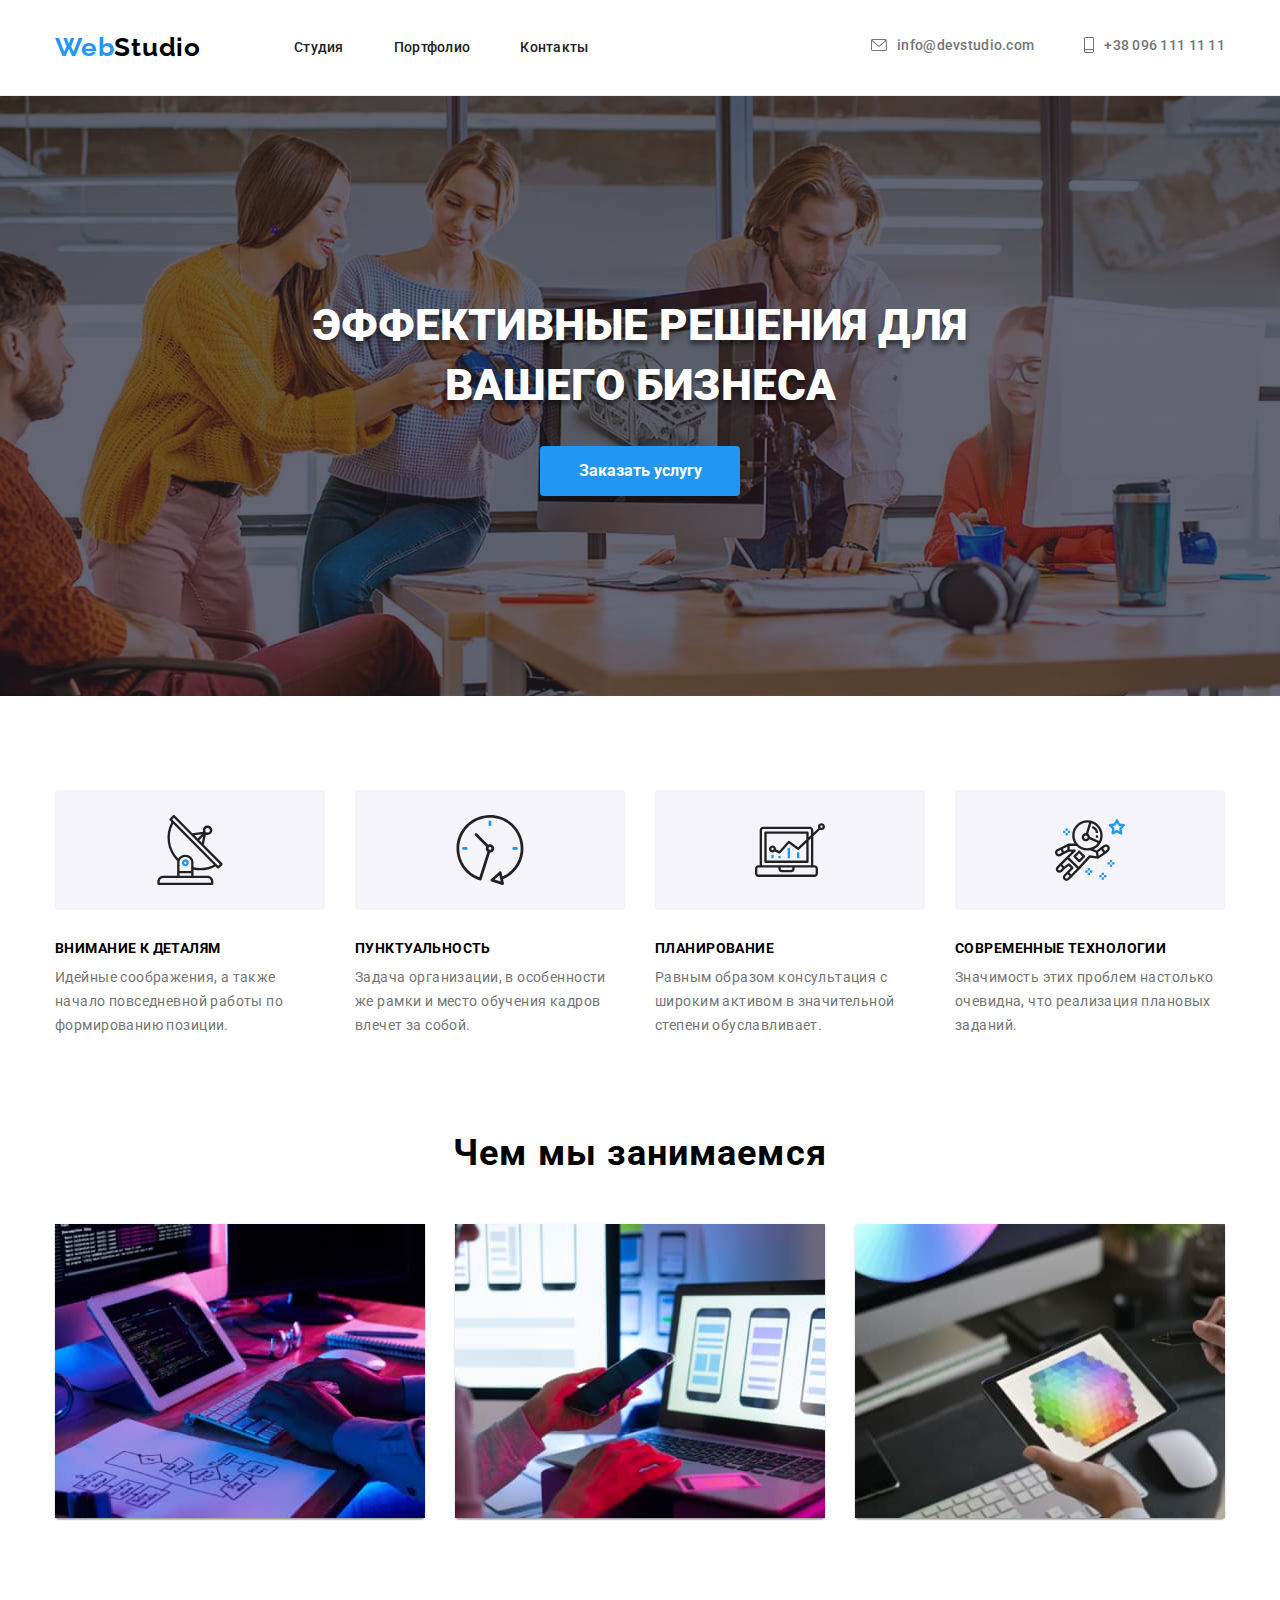
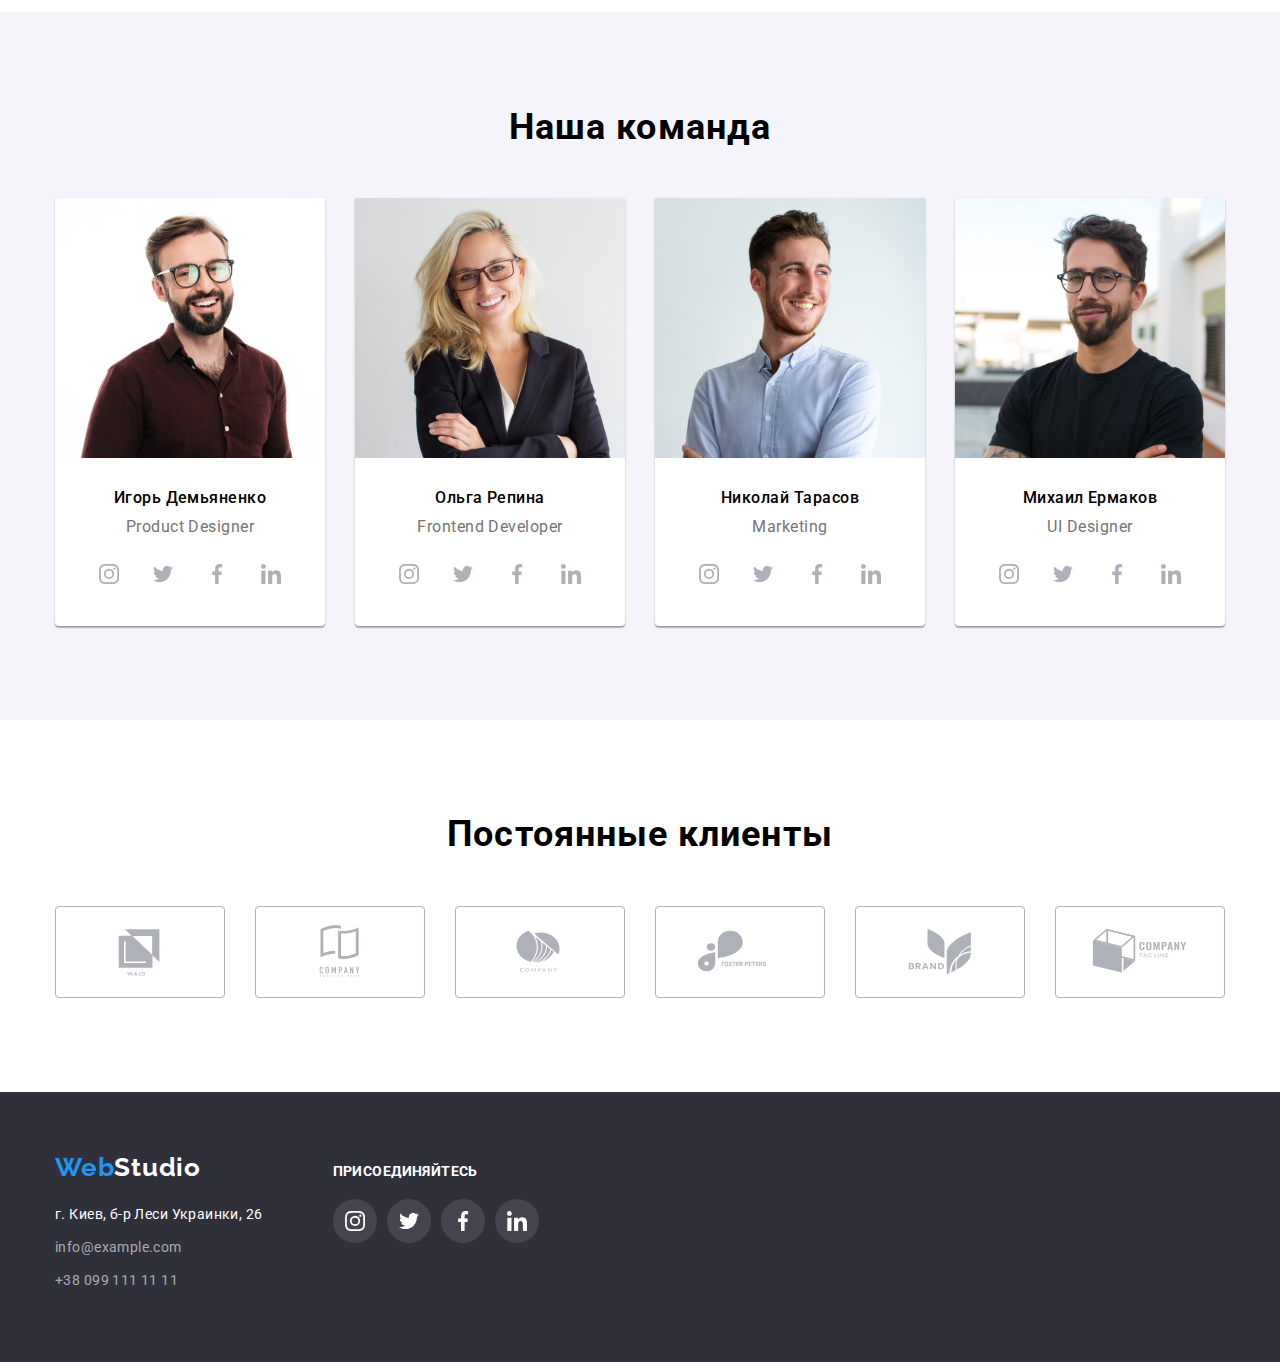
<file: index.html>
<!DOCTYPE html>
<html lang="ru">
  <head>
    <meta charset="UTF-8" />
    <meta http-equiv="X-UA-Compatible" content="IE=edge" />
    <meta name="viewport" content="width=device-width, initial-scale=1.0" />
    <title>Document</title>
    <link rel="preconnect" href="https://fonts.googleapis.com">
    <link rel="preconnect" href="https://fonts.gstatic.com" crossorigin>  
    <link
      href="https://fonts.googleapis.com/css2?family=Raleway:wght@700&family=Roboto:wght@400;500;700;900&display=swap"
      rel="stylesheet"
    />
    <link rel="stylesheet" href="https://cdnjs.cloudflare.com/ajax/libs/modern-normalize/1.1.0/modern-normalize.min.css">
    <link rel="stylesheet" href="./css/styles.css" />
  </head>
  <body>  
    <header class="header">
     <div class="container"> 
      <nav class="nav-menu">
        <a class="logo" href="" lang="en"><span class="logo-part">Web</span>Studio</a>
        <ul class="menu-header">
          <li class="menu-list"><a class="menu" href="./index.html">Студия</a></li>
          <li class="menu-list"><a class="menu" href="./portfolio.html">Портфолио</a></li>
          <li class="menu-list"><a class="menu" href="">Контакты</a></li>
        </ul>
      </nav>
      <ul class="contacts-header">
        <li class="menu-list">                   
          <a class="contacts mail" href="mailto:info@devstudio.com">
            <svg class="contacts-header-icon envelope">
            <use href="./images3/symbol-defs.svg#envelope"></use>
            </svg>info@devstudio.com</a>
        </li>
        <li class="menu-list">            
          <a class="contacts telefon" href="tel:+380961111111">
            <svg class="contacts-header-icon smartphone">
            <use href="./images3/symbol-defs.svg#smartphone"></use>
            </svg>
            +38 096 111 11 11
          </a>
        </li>
      </ul>
     </div> 
    </header>
    <main>
      <section class="hero">
        <div class="container">
        <h1 class="hero-name">Эффективные решения для вашего бизнеса</h1>
        <button class="hero-button" type="button">Заказать услугу</button>
        </div>
      </section>
      <section class="section">
        <div class="container">
        <h2 class="description">преимущесто</h2>
        <div class="description-box"></div>
        <ul class="description-list">          
          <li class="description-item icon-antenna">
            <div class="descrption-icon"></div>
            <h3 class="title">Внимание к деталям</h3>
            <p class="text">
              Идейные соображения, а также начало повседневной работы по
              формированию позиции.
            </p>           
          </li>
          <li class="description-item icon-time">
            <div class="descrption-icon"></div>
            <h3 class="title">Пунктуальность</h3>
            <p class="text">
              Задача организации, в особенности же рамки и место обучения кадров
              влечет за собой.
            </p>
          </li>
          <li class="description-item icon-diagram">
            <div class="descrption-icon"></div>
            <h3 class="title">Планирование</h3>
            <p class="text">
              Равным образом консультация с широким активом в значительной
              степени обуславливает.
            </p>
          </li>
          <li class="description-item icon-astronaut">
            <div class="descrption-icon"></div>
            <h3 class="title">Современные технологии</h3>
            <p class="text">
              Значимость этих проблем настолько очевидна, что реализация
              плановых заданий.
            </p>
          </li>
        </ul>
        </div>
      </section>
      <section class="section pnon">
        <div class="container">
        <h2 class="command">Чем мы занимаемся</h2>
        <ul class="command-list">
          <li class="command-item">
            <img
              class="img-work"
              src="./images/картинка1.jpg"
              alt="работаем с компьютером"
              width="370"
            />
          </li>
          <li class="command-item">
            <img
              class="img-work"
              src="./images/картинка2.jpg"
              alt="работаем с ноутбуком"
              width="370"
            />
          </li>
          <li class="command-item">
            <img
              class="img-work"
              src="./images/картинка3.jpg"
              alt="работаем с планшетом"
              width="370"
            />
          </li>
        </ul>
        </div>
      </section>
      <section class="section our-command-section">
        <div class="container">
            <h2 class="command">Наша команда</h2>
            <ul class="our-command-list">        
            <li class="command-item">
              <img src="./images/сотрудник1.jpg" alt="сотрудник1" width="270" />
              <div class="command-block">
              <h3 class="command-title">Игорь Демьяненко</h3>
              <p class="position-text" lang="en">Product Designer</p>
                <ul class="command-soc-list list">
                  <li class="command-soc-item">
                    <a href="" class="command-soc-link">
                      <svg class="command-soc-icon" width="20" height="20">
                        <use href="./images3/symbol-defs.svg#instagram"></use>
                      </svg>
                    </a>
                  </li>
                  <li class="command-soc-item">
                  <a href="" class="command-soc-link">
                      <svg class="command-soc-icon" width="20" height="20">
                        <use href="./images3/symbol-defs.svg#twitter"></use>
                      </svg>    
                  </a>            
                  </li>
                  <li class="command-soc-item">
                  <a href="" class="command-soc-link">
                      <svg class="command-soc-icon" width="20" height="20">
                        <use href="./images3/symbol-defs.svg#facebook"></use>
                      </svg>    
                  </a>
                  </li>
                  <li class="command-soc-item">
                  <a href="" class="command-soc-link">
                      <svg class="command-soc-icon" width="20" height="20">
                        <use href="./images3/symbol-defs.svg#linkedin"></use>
                      </svg>    
                  </a>
                  </li>                                     
                </ul>
              </div>
            </li>
            <li class="command-item">                      
              <img src="./images/сотрудник2.jpg" alt="сотрудник2" width="270" />
              <div class="command-block">
              <h3 class="command-title">Ольга Репина</h3>
              <p class="position-text" lang="en">Frontend Developer</p>
                <ul class="command-soc-list list">
                  <li class="command-soc-item">
                    <a href="" class="command-soc-link">
                      <svg class="command-soc-icon" width="20" height="20">
                        <use href="./images3/symbol-defs.svg#instagram"></use>
                      </svg>
                    </a>
                  </li>
                  <li class="command-soc-item">
                  <a href="" class="command-soc-link">
                      <svg class="command-soc-icon" width="20" height="20">
                        <use href="./images3/symbol-defs.svg#twitter"></use>
                      </svg>    
                  </a>            
                  </li>
                  <li class="command-soc-item">
                  <a href="" class="command-soc-link">
                      <svg class="command-soc-icon" width="20" height="20">
                        <use href="./images3/symbol-defs.svg#facebook"></use>
                      </svg>    
                  </a>
                  </li>
                  <li class="command-soc-item">
                  <a href="" class="command-soc-link">
                      <svg class="command-soc-icon" width="20" height="20">
                        <use href="./images3/symbol-defs.svg#linkedin"></use>
                      </svg>    
                  </a>
                  </li>                                     
                </ul>            
              </div>
            </li>
            <li class="command-item">           
              <img src="./images/сотрудник3.jpg" alt="сотрудник3" width="270" />  
              <div class="command-block">          
              <h3 class="command-title">Николай Тарасов</h3>
              <p class="position-text" lang="en">Marketing</p>
                <ul class="command-soc-list list">
                  <li class="command-soc-item">
                    <a href="" class="command-soc-link">
                      <svg class="command-soc-icon" width="20" height="20">
                        <use href="./images3/symbol-defs.svg#instagram"></use>
                      </svg>
                    </a>
                  </li>
                  <li class="command-soc-item">
                  <a href="" class="command-soc-link">
                      <svg class="command-soc-icon" width="20" height="20">
                        <use href="./images3/symbol-defs.svg#twitter"></use>
                      </svg>    
                  </a>            
                  </li>
                  <li class="command-soc-item">
                  <a href="" class="command-soc-link">
                      <svg class="command-soc-icon" width="20" height="20">
                        <use href="./images3/symbol-defs.svg#facebook"></use>
                      </svg>    
                  </a>
                  </li>
                  <li class="command-soc-item">
                  <a href="" class="command-soc-link">
                      <svg class="command-soc-icon" width="20" height="20">
                        <use href="./images3/symbol-defs.svg#linkedin"></use>
                      </svg>    
                  </a>
                  </li>                                     
                </ul>            
              </div>
            </li>
            <li class="command-item">           
              <img src="./images/сотрудник4.jpg" alt="сотрудник4" width="270" />
              <div class="command-block">         
              <h3 class="command-title">Михаил Ермаков</h3>
              <p class="position-text" lang="en">UI Designer</p>
                <ul class="command-soc-list list">
                  <li class="command-soc-item">
                    <a href="" class="command-soc-link">
                      <svg class="command-soc-icon" width="20" height="20">
                        <use href="./images3/symbol-defs.svg#instagram"></use>
                      </svg>
                    </a>
                  </li>
                  <li class="command-soc-item">
                  <a href="" class="command-soc-link">
                      <svg class="command-soc-icon" width="20" height="20">
                        <use href="./images3/symbol-defs.svg#twitter"></use>
                      </svg>    
                  </a>            
                  </li>
                  <li class="command-soc-item">
                  <a href="" class="command-soc-link">
                      <svg class="command-soc-icon" width="20" height="20">
                        <use href="./images3/symbol-defs.svg#facebook"></use>
                      </svg>    
                  </a>
                  </li>
                  <li class="command-soc-item">
                  <a href="" class="command-soc-link">
                      <svg class="command-soc-icon" width="20" height="20">
                        <use href="./images3/symbol-defs.svg#linkedin"></use>
                      </svg>    
                  </a>
                  </li>                                     
                </ul>            
              </div>
            </li>
            </ul>
        </div>
      </section>
            <section class="section">
            <div class="container">
            <h2 class="client-title">Постоянные клиенты</h2>
            <ul class="client-blok-list">
              <li class="client-blok-item">
              <a href="" class="client-blok-link">
                <svg class="client-blok-icon" width="41" height="46.7">
                  <use href="./images3/symbol-defs.svg#client1"></use>
                </svg>    
              </a>
              </li>
              <li class="client-blok-item">
              <a href="" class="client-blok-link">
                <svg class="client-blok-icon" width="41" height="46.7">
                  <use href="./images3/symbol-defs.svg#client2"></use>
                </svg>    
              </a>
              </li> 
              <li class="client-blok-item">
              <a href="" class="client-blok-link">
                <svg class="client-blok-icon" width="41" height="46.7">
                  <use href="./images3/symbol-defs.svg#client3"></use>
                </svg>    
              </a>
              </li> 
              <li class="client-blok-item">
              <a href="" class="client-blok-link">
                <svg class="client-blok-icon" width="41" height="46.7">
                  <use href="./images3/symbol-defs.svg#client4"></use>
                </svg>    
              </a>
              </li> 
              <li class="client-blok-item">
              <a href="" class="client-blok-link">
                <svg class="client-blok-icon" width="41" height="46.7">
                  <use href="./images3/symbol-defs.svg#client5"></use>
                </svg>    
              </a>
              </li>
              <li class="client-blok-item">
              <a href="" class="client-blok-link">
                <svg class="client-blok-icon" width="41" height="46.7">
                  <use href="./images3/symbol-defs.svg#client6"></use>
                </svg>    
              </a>
              </li>                           
            </ul>    
            </div>          
          </section>        
    </main>
    <footer class="footer">
      <div class="container">
        <div class="logo-footer-bloc">
              <a class="logo-footer" href="./index.html" lang="en"><span class="logo-part">Web</span>Studio</a>
      <address class="footer-list">
        <ul>
          <li class="list-adress">
            <a class="footer-list-adress"
              href="https://goo.gl/maps/v7KqHqCivUXDigUB9"
              target="_blank"
              rel="noopener, noindex, nofollow"
              >г. Киев, б-р Леси Украинки, 26</a>
          </li>
          <li class="list-contacts">
            <a class="footer-list-contacts" href="mailto:info@example.com" lang="en">info@example.com</a>
          </li>
          <li class="list-contacts"><a class="footer-list-contacts" href="tel:+380991111111">+38 099 111 11 11</a></li>
        </ul>
      </address>
      </div>
      <div class="join-blok">
            <h2 class="join-title">Присоединяйтесь</h2>
            <ul class="join-blok-list">
              <li class="join-blok-item">
              <a href="" class="join-blok-link">
                <svg class="join-soc-icon" width="20" height="20">
                    <use href="./images3/symbol-defs.svg#instagram"></use>
                </svg>      
              </a>
              </li>
              <li class="join-blok-item">
              <a href="" class="join-blok-link">
                <svg class="join-soc-icon" width="20" height="20">
                    <use href="./images3/symbol-defs.svg#twitter"></use>
                </svg>      
              </a>
              </li>
              <li class="join-blok-item">
              <a href="" class="join-blok-link">
                <svg class="join-soc-icon" width="20" height="20">
                    <use href="./images3/symbol-defs.svg#facebook"></use>
                </svg>      
              </a>
              </li>   
               <li class="join-blok-item">
              <a href="" class="join-blok-link">
                <svg class="join-soc-icon" width="20" height="20">
                    <use href="./images3/symbol-defs.svg#linkedin"></use>
                </svg>      
              </a>
              </li>                                      
            </ul> 
      </div>
      </div>
    </footer>
  </body>
</html>
</file>
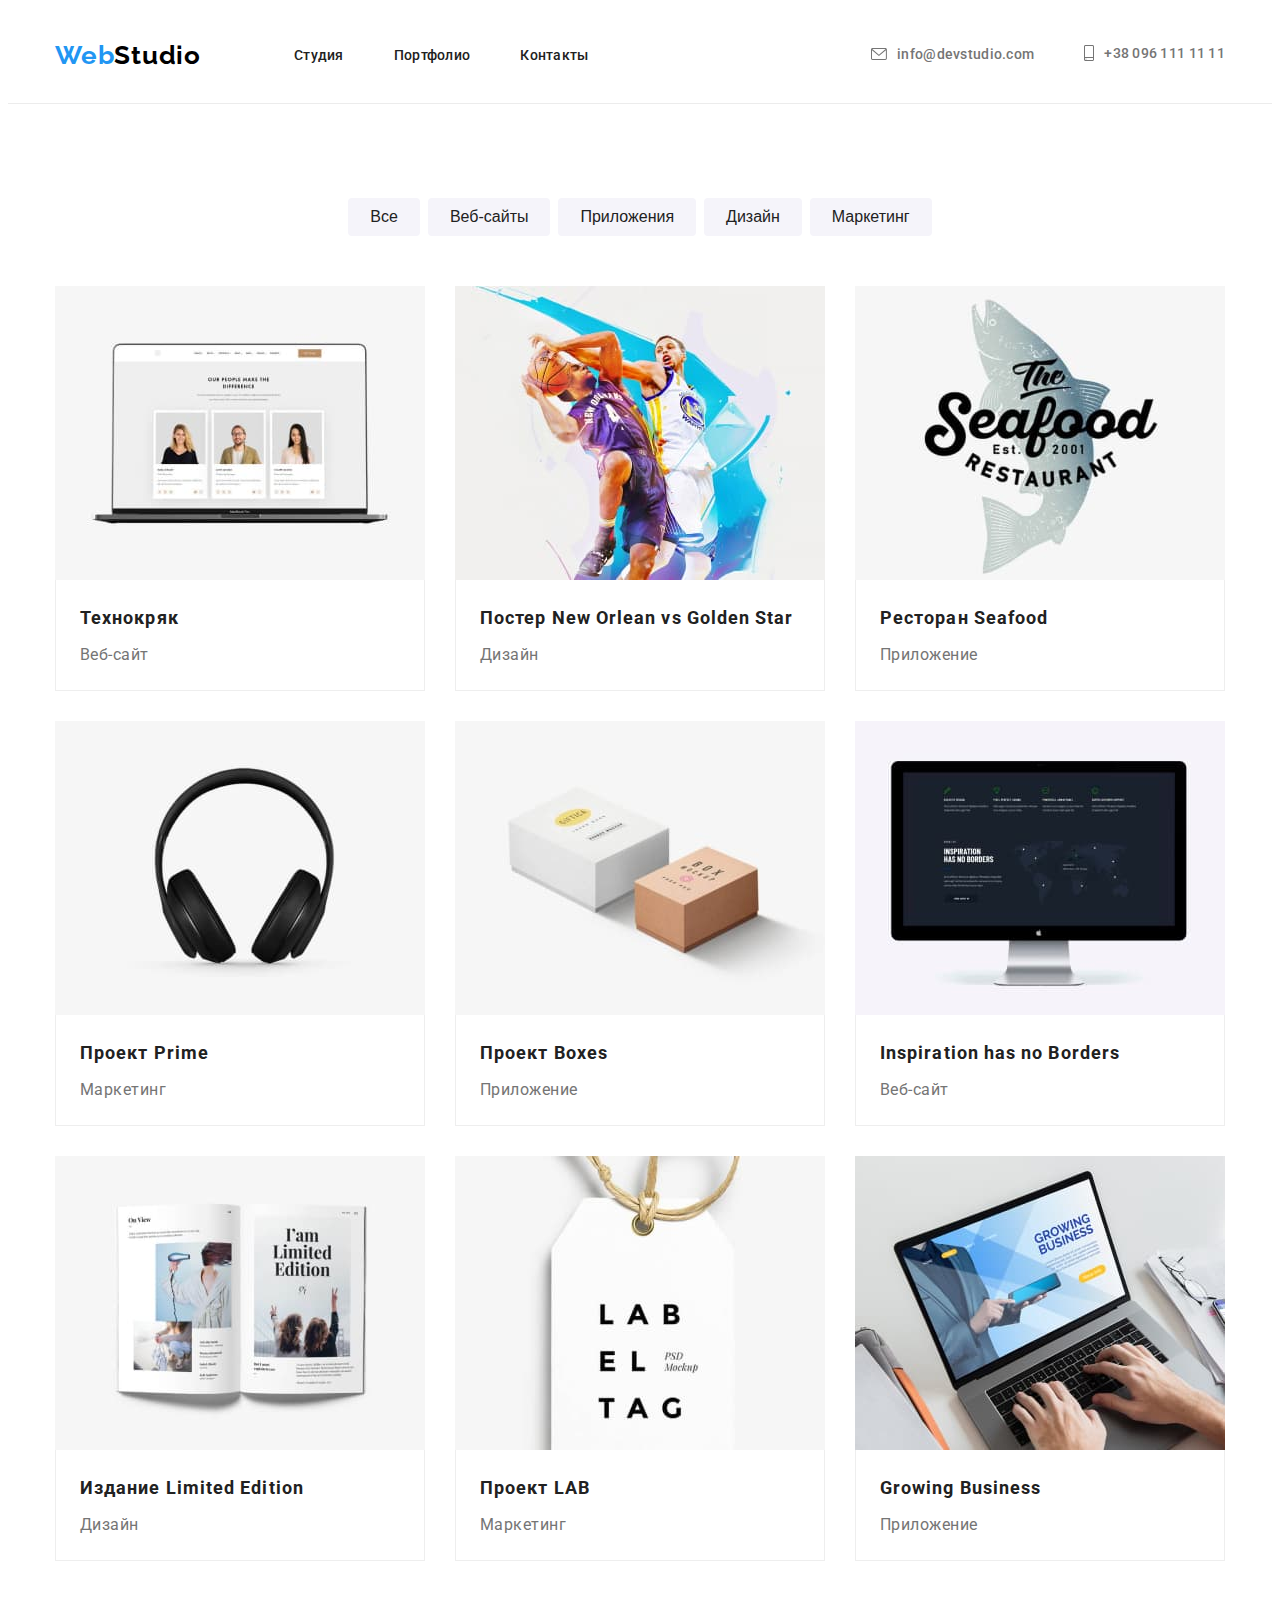
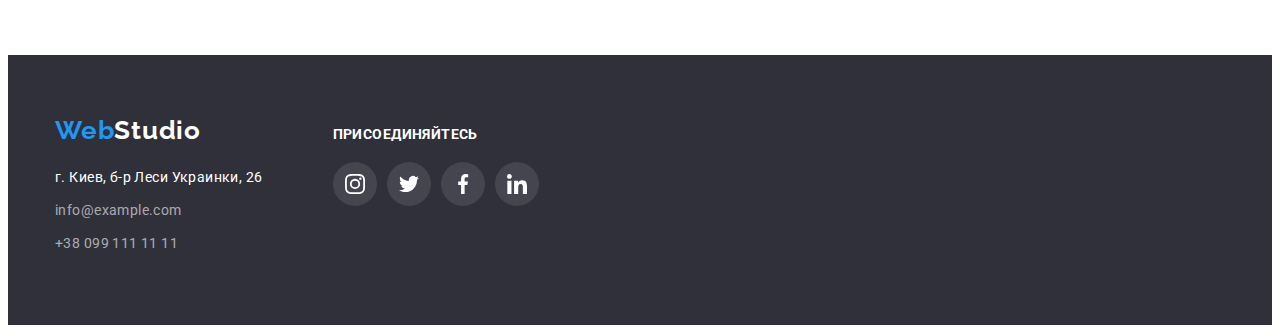
<file: portfolio.html>
<!DOCTYPE html>
<html lang="ru">
  <head>
    <meta charset="UTF-8" />
    <meta http-equiv="X-UA-Compatible" content="IE=edge" />
    <meta name="viewport" content="width=device-width, initial-scale=1.0" />
    <title>Document</title>
    <link rel="preconnect" href="https://fonts.googleapis.com">
    <link rel="preconnect" href="https://fonts.gstatic.com" crossorigin>
    <link
      href="https://fonts.googleapis.com/css2?family=Raleway:wght@700&family=Roboto:wght@400;500;700;900&display=swap"
      rel="stylesheet"
    />
    <link rel="stylesheet" href="./css/styles.css" />
  </head>
  <body>
    <header class="header">
     <div class="container"> 
      <nav class="nav-menu">
        <a class="logo" href="" lang="en"><span class="logo-part">Web</span>Studio</a>
        <ul class="menu-header">
          <li class="menu-list"><a class="menu" href="./index.html">Студия</a></li>
          <li class="menu-list"><a class="menu" href="./portfolio.html">Портфолио</a></li>
          <li class="menu-list"><a class="menu" href="">Контакты</a></li>
        </ul>
      </nav>
      <ul class="contacts-header">
        <li class="menu-list">                   
          <a class="contacts mail" href="mailto:info@devstudio.com">
            <svg class="contacts-header-icon envelope">
            <use href="./images3/symbol-defs.svg#envelope"></use>
            </svg>info@devstudio.com</a>
        </li>
        <li class="menu-list">            
          <a class="contacts telefon" href="tel:+380961111111">
            <svg class="contacts-header-icon smartphone">
            <use href="./images3/symbol-defs.svg#smartphone"></use>
            </svg>
            +38 096 111 11 11
          </a>
        </li>
      </ul>
     </div> 
    </header>
    <!-- наши работы -->
    <main>          
        <section class="section">
        <div class="container"> 
        <h1 class="our-work">Наши работы</h1>
          <ul class="filter-list">
            <li class="filtre-menu-list">
              <button class="filter-button" type="button">Все</button>
            </li>
            <li class="filtre-menu-list">
              <button class="filter-button" type="button">Веб-сайты</button>
            </li>
            <li class="filtre-menu-list">
              <button class="filter-button" type="button">Приложения</button>
            </li>
            <li class="filtre-menu-list">
               <button class="filter-button" type="button">Дизайн</button>
            </li>
            <li class="filtre-menu-list">
              <button class="filter-button" type="button">Маркетинг</button>
            </li>
          </ul>          
          <ul class="after-filter">           
            <li class="after-filter-item">
              <a class="post-filter-list" href="">  
                <img src="./images2/работа1.jpg" alt="Технокряк">
                <div class="after-filtre-text-box">
                <h2 class="title-filter">Технокряк</h2>
                <p class="text-filter">Веб-сайт</p>
                </div>
              </a> 
            </li>
            <li class="after-filter-item">
              <a class="post-filter-list" href="">
                <img src="./images2/работа2.jpg" alt="Постер New Orlean vs Golden Star">
                <div class="after-filtre-text-box">
                <h2 class="title-filter" lang="en">Постер New Orlean vs Golden Star</h2>
                <p class="text-filter">Дизайн</p>
                </div>
              </a>
            </li>
            <li class="after-filter-item">
              <a class="post-filter-list" href="">
                <img src="./images2/работа3.jpg" alt="Ресторан Seafood">
                <div class="after-filtre-text-box">
                <h2 class="title-filter" lang="en">Ресторан Seafood</h2>
                <p class="text-filter">Приложение</p>
                </div>
              </a>
            </li>
            <li class="after-filter-item">
              <a class="post-filter-list" href="">
                <img src="./images2/работа4.jpg" alt="Проект Prime">
                <div class="after-filtre-text-box">
                <h2 class="title-filter" lang="en">Проект Prime</h2>
                <p class="text-filter">Маркетинг</p>  
                </div>
              </a>             
            </li>
            <li class="after-filter-item">
              <a class="post-filter-list" href="">
                <img src="./images2/работа5.jpg" alt="Проект Boxes">
                <div class="after-filtre-text-box">
                <h2 class="title-filter" lang="en">Проект Boxes</h2>
                <p class="text-filter">Приложение</p>
                </div>
              </a>  
            </li>
            <li class="after-filter-item">
              <a class="post-filter-list" href="">
                <img src="./images2/работа6.jpg" alt="Inspiration has no Borders">
                <div class="after-filtre-text-box">
                <h2 class="title-filter" lang="en">Inspiration has no Borders</h2>
                <p class="text-filter">Веб-сайт</p>
                </div>
              </a>  
            </li>
            <li class="after-filter-item">
              <a class="post-filter-list" href="">
                <img src="./images2/работа7.jpg" alt="Издание Limited Edition">
                <div class="after-filtre-text-box">
                <h2 class="title-filter" lang="en">Издание Limited Edition</h2>
                <p class="text-filter">Дизайн</p>
                </div>
              </a>  
            </li>
            <li class="after-filter-item">
              <a class="post-filter-list" href="">
                <img src="./images2/работа8.jpg" alt="Проект LAB">
                <div class="after-filtre-text-box">
                <h2 class="title-filter" lang="en">Проект LAB</h2>
                <p class="text-filter">Маркетинг</p>
                </div>
              </a>  
            </li>
            <li class="after-filter-item">
              <a class="post-filter-list" href="">
                <img src="./images2/работа9.jpg" alt="Growing Business">
                <div class="after-filtre-text-box">
                <h2 class="title-filter" lang="en">Growing Business</h2>
                <p class="text-filter">Приложение</p>
                </div>
              </a>  
            </li>           
        </ul>
        </div>
        </section>   
    </main>  
    <footer class="footer">
      <div class="container">
        <div class="logo-footer-bloc">
              <a class="logo-footer" href="./index.html" lang="en"><span class="logo-part">Web</span>Studio</a>
      <address class="footer-list">
        <ul>
          <li class="list-adress">
            <a class="footer-list-adress"
              href="https://goo.gl/maps/v7KqHqCivUXDigUB9"
              target="_blank"
              rel="noopener, noindex, nofollow"
              >г. Киев, б-р Леси Украинки, 26</a>
          </li>
          <li class="list-contacts">
            <a class="footer-list-contacts" href="mailto:info@example.com" lang="en">info@example.com</a>
          </li>
          <li class="list-contacts"><a class="footer-list-contacts" href="tel:+380991111111">+38 099 111 11 11</a></li>
        </ul>
      </address>
      </div>
      <div class="join-blok">
            <h2 class="join-title">Присоединяйтесь</h2>
            <ul class="join-blok-list">
              <li class="join-blok-item">
              <a href="" class="join-blok-link">
                <svg class="join-soc-icon" width="20" height="20">
                    <use href="./images3/symbol-defs.svg#instagram"></use>
                </svg>      
              </a>
              </li>
              <li class="join-blok-item">
              <a href="" class="join-blok-link">
                <svg class="join-soc-icon" width="20" height="20">
                    <use href="./images3/symbol-defs.svg#twitter"></use>
                </svg>      
              </a>
              </li>
              <li class="join-blok-item">
              <a href="" class="join-blok-link">
                <svg class="join-soc-icon" width="20" height="20">
                    <use href="./images3/symbol-defs.svg#facebook"></use>
                </svg>      
              </a>
              </li>   
               <li class="join-blok-item">
              <a href="" class="join-blok-link">
                <svg class="join-soc-icon" width="20" height="20">
                    <use href="./images3/symbol-defs.svg#linkedin"></use>
                </svg>      
              </a>
              </li>                                      
            </ul> 
      </div>
      </div>
    </footer>
  </body>
</file>
<file: css/styles.css>
:root {
    --brand-color: #212121;
    --logo-part-color: #2196F3;
    --logo-color: #000000;
    --second-color: #2196F3;
    --button-hero-color: #2196F3;
    --text-color: #757575;
    --background-color: #2F303A;
    --logo-footer-adress-hero: #FFFFFF;
    --filter-button-color: #F5F4FA;
    --footer-list-contacts-color: rgba(255, 255, 255, 0.6);
    --hero-button-color: rgba(0, 0, 0, 0.15);
    --hero-name-color: rgba(0, 0, 0, 0.25);
    --after-filtre-color: #F5F4FA;
    --client-command-color:#AFB1B8;
    --description-color: #F5F4FA;
    --header-border-color: #ECECEC;
    --after-filtre-text-box-color: #EEEEEE;
}
* {
    box-sizing: border-box;
}
*,
*::before,
*::after {
    box-sizing: border-box;
}
*
h1, h2, h3, h4, h5, h6, ul, p {
    margin-top: 0;
    margin-bottom: 0;
    /* margin-left: 0; */
    /* padding-right: 0; */
}
ul {
    padding-left: 0;

}
.container {
    width: 1200px;
    padding-left: 15px;
    padding-right: 15px;
    margin: 0 auto; 

    /* border: 4px solid tomato; */
    

}
img {
    display: block;
    max-width: 100%;  
    height: auto;
}
body {
    font-family: "Roboto", sans-serif;
}
.header {
    display: block;
    margin: 0;
    /* display: flex; */
}
/* logo */
.logo {
    color: var(--logo-color);
    margin-right: 93px;

}
.logo-part {
    color: var(--logo-part-color);

}
.logo, .logo-part, .logo-footer {
    font-weight: 700;
    font-size: 26px;
    line-height: 1.192;
    letter-spacing: 0.03em;
    font-family: "Raleway", sans-serif;
    text-decoration: none;
    /* margin-bottom: 20px;  */
} 
.logo-footer {
   margin-bottom: 20px; 
}
li {
    list-style-type: none;
}
/* contacts */
.logo,
.menu {
    display: block;
    padding-top: 32px;
    padding-bottom: 32px;
}
.contacts {
    color: var(--text-color); 
    display: inline-flex;
    align-items: center;
    }
.menu,
.contacts {
    font-weight: 500;
    font-size: 14px;
    line-height: 1.143;
    letter-spacing: 0.02em;
    text-decoration: none;
}
.menu-list:not(:last-child) {
  margin-right: 50px;
}

.header .container {
    display: flex;
    align-items: center;
}
.header {
    border-bottom: 1px solid var(--header-border-color);
}
.nav-menu {
    display: flex;
    align-items: center;
}
.menu-header {
    display: flex; 
 
}
.contacts-header {
   display: flex; 
   margin-left: auto;
}
/* .contacts-header.envelope:hover {
    color: var( --second-color);
    fill: var( --second-color);
} */
.contacts-header-icon {
    display: inline-flex;
    margin-right: 10px;
    cursor: pointer;
    fill: var(--text-color);
    align-items: center; 
    color: currentColor;
}
.smartphone {
    width: 10px;
    height: 16px; 
}
.envelope {
    width: 16px;
    height: 12px;
}
.contacts:hover,
.contacts:focus {
    color: var(--second-color); 
    --text-color: var(--second-color);
} 
/* menu */
.menu {
    color: var(--brand-color);
       
}

.menu:hover,
.menu:focus,
.contacts:hover,
.contacts:focus {
    color: var(--second-color);
}
/* hero */
.container .hero {
    display: block;
}
.hero {
    background-color: var(--background-color);
    color: var(--logo-footer-adress-hero);
    text-align: center;
    max-width: 1600px;
    margin: 0 auto;
    padding-top: 200px;
    padding-bottom: 200px;
    background-image: linear-gradient(rgba(47, 48, 58, 0.4), rgba(47, 48, 58, 0.4)), url(../images3/hero-after.jpg);
    background-size: auto;
    background-position: center;
    background-repeat: no-repeat;
}

.hero-name {
    font-weight: 900;
    font-size: 44px;
    line-height: 1.36;
    text-transform: uppercase;
    text-shadow: 0px 4px 4px var(--hero-name-color), 0px 4px 4px var(--hero-name-color);
    max-width: 696px;
    margin-left: auto;
    margin-right: auto;
}

.hero-button {
    font-weight: 700;
    font-size: 16px;
    line-height: 1.88;
    background-color: var(--button-hero-color);
    box-shadow: 0px 4px 4px var(--hero-button-color);
    border-radius: 4px;
    cursor: pointer;
    min-width: 200px;
    padding: 10px 32px;
    margin-top: 30px;
    color:  var(--logo-footer-adress-hero);
    border: transparent;
}
.section {
    padding-top: 94px;
    padding-bottom: 94px;    
}
.pnon {
    padding-top: 0;
}
.text {
    font-size: 14px;
    line-height: 1.71;
    letter-spacing: 0.03em;
    color: var(--text-color);
}
.title {
    font-weight: 700;
    font-size: 14px;
    line-height: 1.143;
    letter-spacing: 0.03em;
    text-transform: uppercase;   
    margin-bottom: 10px; 
}
.command {
    font-weight: 700;
    font-size: 36px;
    line-height: 1.172;
    text-align: center;
    letter-spacing: 0.03em;
    margin-bottom: 50px;
    padding-top: 0;
   
}
.our-command-section {
    background-color: var(--after-filtre-color);
    text-align: center;
    max-width: 1600px;
    margin: 0 auto;
}
.command-list,
.our-command-list,
.command-work,
.description-list {
    display: flex;
}
.command-item {
    background-color: var(--logo-footer-adress-hero);
    box-shadow: 0px 1px 3px rgba(0, 0, 0, 0.12), 0px 1px 1px rgba(0, 0, 0, 0.14), 0px 2px 1px rgba(0, 0, 0, 0.2);
    border-radius: 0px 0px 4px 4px;
}
.command-item:not(:last-child) {
    margin-right: 30px;
} 
.command-block {
    padding-top: 30px;
    padding-bottom: 30px;

}
.command-block:not(:last-child) {
    padding-left: 30px;
}
.command-soc-list {
    display: flex;
    justify-content: center;

}
.command-soc-link {
    width: 44px;
    height: 44px;
    background-color: var(--logo-footer-adress-hero);
    border-radius: 50%;
    display: flex;
    justify-content: center;
    align-items: center;
    fill: var(--client-command-color);
}
.command-soc-item + .command-soc-item {
    margin-left: 10px;
}
.command-soc-icon {
    color: var(--client-command-color);
}
.command-soc-link:hover,
.command-soc-link:focus {
    background-color: var( --second-color);
    fill: var(--logo-footer-adress-hero);
}
.description {
    position: absolute;
    width: 1px;
    height: 1px;
    margin: -1px;
    border: 0;
    padding: 0;
    
    white-space: nowrap;
    clip-path: inset(100%);
    clip: rect(0 0 0 0);
    overflow: hidden;
}
.description-item:not(:last-child) {
    margin-right: 30px;
}
.description-item::before {
    width: 270px;
    height: 120px;
    background-color: var(--description-color);
    margin-bottom: 30px;
    display: block;
    background-position: center;
    background-repeat: no-repeat;
}
.descrption-icon {
    width: 270px;
    height: 120px;
    margin-bottom: 30px;
    display: block;
    background-position: center;
    background-repeat: no-repeat;
}

.icon-antenna .descrption-icon {
    background-image: url(../images3/antenna.svg), url(../images3/rectangle.svg);
}
.icon-time .descrption-icon {
    background-image: url(../images3/clock.svg), url(../images3/rectangle.svg);
}
.icon-diagram .descrption-icon {
    background-image: url(../images3/diagram.svg), url(../images3/rectangle.svg);
}
.icon-astronaut .descrption-icon {
    background-image: url(../images3/astronaut.svg), url(../images3/rectangle.svg);
}
.command-title {
    font-weight: 500;
    font-size: 16px;
    line-height: 1.187;
    text-align: center;
    letter-spacing: 0.03em;
    margin-bottom: 10px;
}
.position-text {
    font-size: 16px;
    line-height: 1.187;
    text-align: center;
    letter-spacing: 0.03em; 
    color: var(--text-color);
    margin-bottom: 16px; 
}
/* .client-blok {
    margin-top: 0;
    padding-top: 94px;
    padding-bottom: 94px;
    text-align: center;
    content: center;
    
} */
.client-blok-list {
    display: flex;

}
.client-blok-link {
    width: 44px;
    height: 44px;
    background-color: var(--logo-footer-adress-hero);
    border-radius: 50%;
    display: flex;
    justify-content: center;
    align-items: center;
    fill: var(--client-command-color);
}
.client-blok-item + .client-blok-item {
    margin-left: 30px;
}
.client-blok-icon {
    color: var(--client-command-color);
}
.client-blok-link:hover,
.client-blok-link:focus {
    border: 1px solid var( --second-color);
    fill: var( --second-color);
}
.client-blok-link {
    display: flex;
    border: 1px solid var(--client-command-color);
    background-size: contain; 
    width: 170px;
    height: 92px;
    align-items: center; 
    box-sizing: border-box;
    border-radius: 4px;
}

.client-title {
    font-weight: 700;
    font-size: 36px;
    line-height: 1.166;
    letter-spacing: 0.03em;
    margin-bottom: 50px;
    text-align: center;
    content: center;
}
.client-blok-icon {
    width: 106px;
    height: 60px;
    display: inline-block;
    /* position:inherit ; */
}

/* footer */
.footer {
    background-color:  var(--background-color);
    padding-top: 60px;
    padding-bottom: 60px;
    align-items: baseline;
}
.footer-list {
    font-size: 14px;
    line-height: 1.71;
    letter-spacing: 0.03em;
    font-style: normal;
    
} 
.list-adress,
.list-contacts {
    display: flex;
    margin-bottom: 9px;
    
}
.footer-item:not(:last-child) {
    margin-right: 9px;
}
.footer-list-adress {
    color: var(--logo-footer-adress-hero);
    text-decoration: none;
}
.footer-list-contacts {
    color: var(--footer-list-contacts-color);
    text-decoration: none;
}
.logo-footer {
    color: var(--logo-footer-adress-hero);
    display: block;
}
.footer .container {
    align-items: baseline;
    display: flex;
}
.join-blok {
    margin-top: 0;
    margin-left: 70px;
    color: var(--logo-footer-adress-hero);
}
.join-title {
    font-weight: 700;
    font-size: 14px;
    line-height: 16px;
    letter-spacing: 0.03em;
    text-transform: uppercase;
    /* align-items: baseline; */
    margin-bottom: 20px;
    color: var(--logo-footer-adress-hero);

}
.join-blok-list {
    display: inline-flex;
}
.join-blok-link {
    width: 44px;
    height: 44px;
    background-color: rgba(255, 255, 255, 0.1);
    border-radius: 50%;
    display: flex;
    justify-content: center;
    align-items: center;
    fill: var(--logo-footer-adress-hero);
}
.join-blok-item + .join-blok-item {
    margin-left: 10px;
}
.join-soc-icon {
    fill: var(--logo-footer-adress-hero);
}
.join-blok-link:hover,
.join-blok-link:focus {
    background-color: var( --second-color);
}
/* main portfolio */
.filter-list {
    font-family: "Roboto", Tahoma, sans-serif;
    font-weight: 500;
    font-size: 16px;
    line-height: 1.62;
    text-align: center;
    letter-spacing: 0.03em;
    color: var(--brand-color);
    text-decoration: none; 
    display: flex;
    justify-content: center;
    margin-bottom: 50px;

}
.filter-list:first-child {
    padding-right: 495px;
}
.filtre-menu-list:not(:last-child) {
    margin-right: 8px;

}
.post-filter-list:hover,
.post-filter-list:focus {
    box-sizing: border-box;
    box-shadow: 0px 1px 1px rgba(0, 0, 0, 0.12), 0px 4px 4px rgba(0, 0, 0, 0.06), 1px 4px 6px rgba(0, 0, 0, 0.16);
}
.after-filtre-text-box {
    padding: 20px 24px;
    border-right: 1px solid var(--after-filtre-text-box-color);
    border-bottom: 1px solid var(--after-filtre-text-box-color);
    border-left: 1px solid var(--after-filtre-text-box-color);
}
.our-work {
  position: absolute;
  width: 1px;
  height: 1px;
  margin: -1px;
  border: 0;
  padding: 0;
  
  white-space: nowrap;
  clip-path: inset(100%);
  clip: rect(0 0 0 0);
  overflow: hidden;
}
.after-filter {
    display: flex;
    flex-wrap: wrap;
    margin-left: -30px;
    margin-bottom: -30px;

}
.after-filter-item {
    width: calc(100%/3 - 30px);
    margin-left: 30px;
    margin-bottom: 30px;

}
.filter-button {
    font-weight: 500;
    font-size: 16px;
    line-height: 1.625;
    color: var(--brand-color);
    background-color: var(--filter-button-color);
    border-radius: 4px;
    padding: 6px 22px;
    display: inline-block;
    text-align: center;
    border: transparent;
}
.filter-button:hover,
.filter-button:focus {
    background-color: var(--second-color);
    color: var(--logo-footer-adress-hero);
    cursor: pointer;
    box-shadow: 0px 3px 1px rgba(0, 0, 0, 0.1), 0px 1px 2px rgba(0, 0, 0, 0.08), 0px 2px 2px rgba(0, 0, 0, 0.12);
}
.title-filter {
    font-size: 18px;
    line-height: 2;
    letter-spacing: 0.06em;
    color: var(--brand-color);
    margin-bottom: 4px;
}
.text-filter {
    font-size: 16px;
    line-height: 1.88;
    letter-spacing: 0.03em;
    color: var(--text-color);
}
.post-filter-list {
    text-decoration: none;
    display: block;
}
</file>
